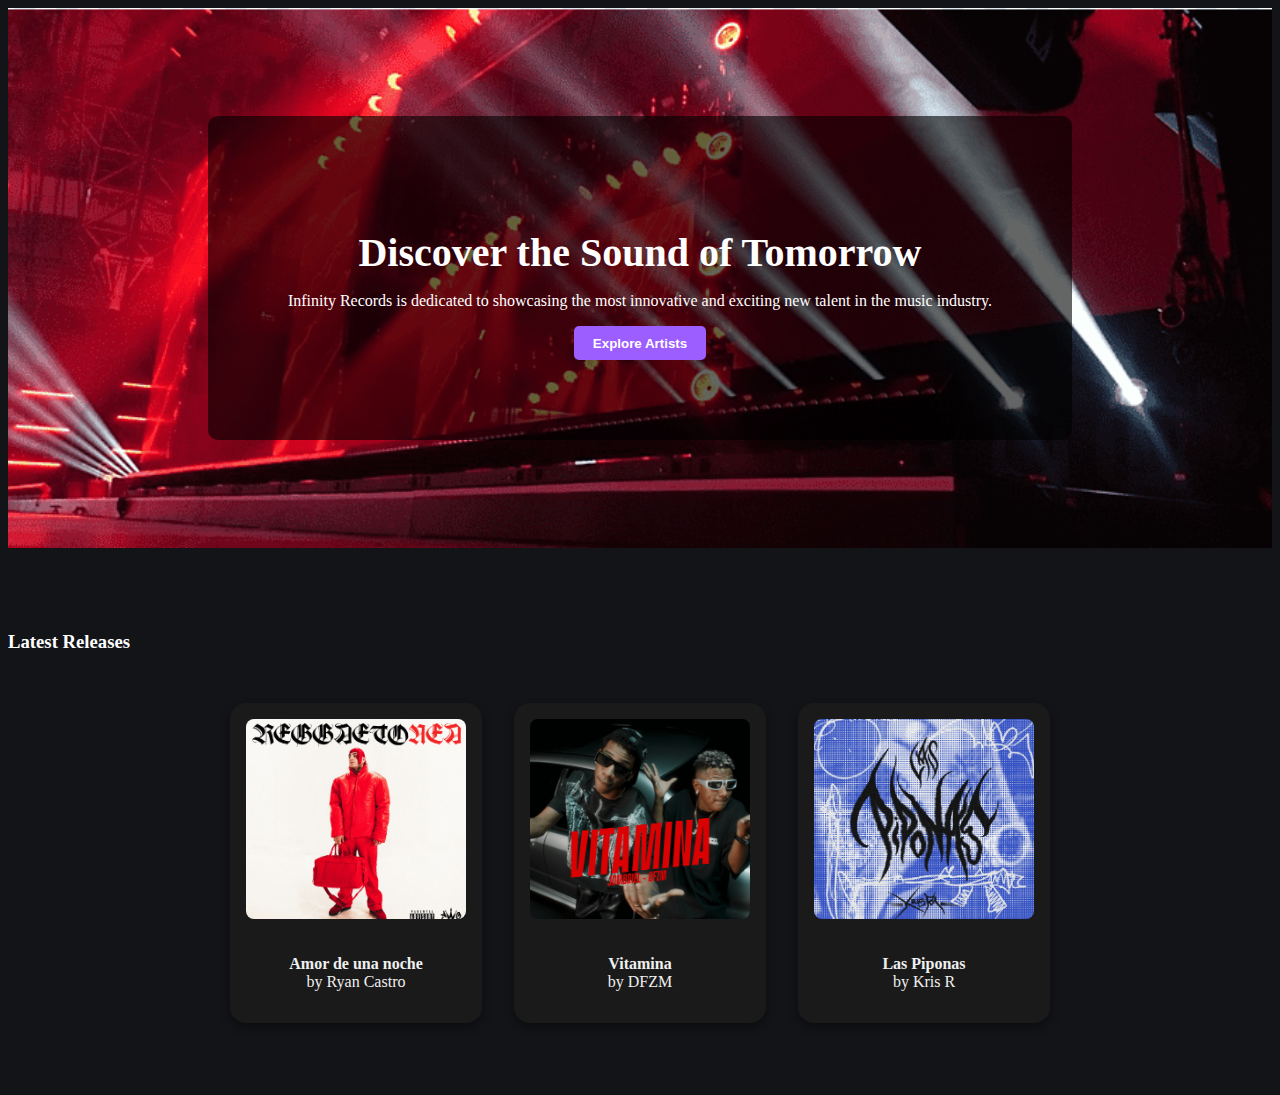
<file: index.html>
<!DOCTYPE html>
<html lang="en">
<head>
  <meta charset="UTF-8" />
  <meta name="viewport" content="width=device-width, initial-scale=1.0"/>
  <title>Infinity Records</title>
  <link rel="stylesheet" href="./css/style.css">
</head>
<body>
<div class="main-wrapper">
    <section class="main">
        <div class="main-interior">
            <h2>Discover the Sound of Tomorrow</h2>
            <p>Infinity Records is dedicated to showcasing the most innovative and exciting new talent in the music
                industry.</p>
            <button>Explore Artists</button>
        </div>
    </section>

    <main class="container">
        <section class="latest-releases">
            <h3>Latest Releases</h3>
            <div class="cards">
                <div class="card">
                    <img src="./img/4a12f62e205ea510518f4f1ce53ad4f4.1000x1000x1.png" alt="Echoes of the Void" />
                    <p><strong>Amor de una noche</strong><br>by Ryan Castro</p>
                </div>
                <div class="card">
                    <img src="./img/04c439a6af435dca3d54628eef5f298a.1000x1000x1.png" alt="Electric Dreams" />
                    <p><strong>Vitamina</strong><br>by DFZM</p>
                </div>
                <div class="card">
                    <img src="./img/7e904f65a930a7d45c4466d897f031a9.961x1000x1.png" alt="Silent Symphony" />
                    <p><strong>Las Piponas</strong><br>by Kris R</p>
                </div>
            </div>
        </section>
</div>
</body>
</html>
</file>
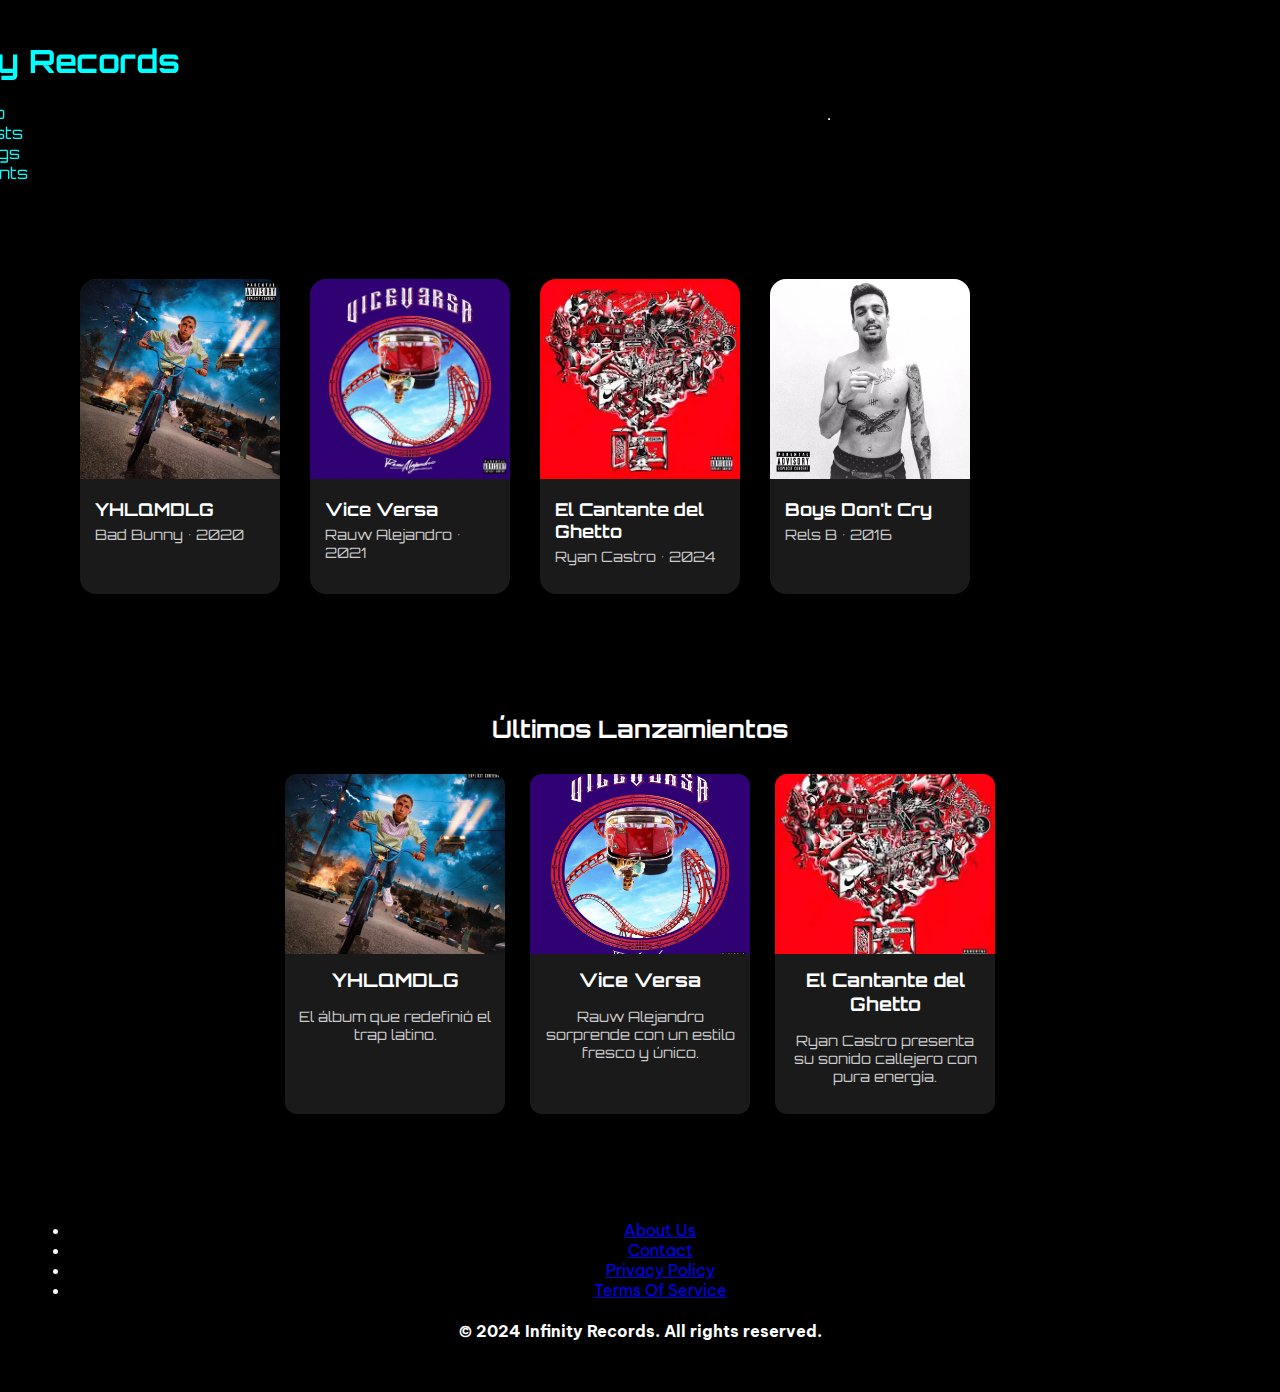
<file: albums.html>
<!DOCTYPE html>
<html lang="es">

<head>
    <meta charset="UTF-8" />
    <meta name="viewport" content="width=device-width, initial-scale=1.0" />
    <title>Álbumes - Infinity Records</title>
    <link href="https://fonts.googleapis.com/css2?family=Be+Vietnam+Pro:wght@400;600;700&display=swap" rel="stylesheet">
    <link rel="stylesheet" href="HOME/css-home/style.css">
</head>

<body>
    <header>
        <div class="navbar-main">
            <nav class="navbar">
                <div class="logo">
                    <h1>Infinity Records</h1>
                </div>

                <div class="nav-links-container">
                    <ul class="nav-links">
                        <li><a href="#">Inicio</a></li>
                        <li><a href="#">Artists</a></li>
                        <li><a href="#">Songs</a></li>
                        <li><a href="#">Events</a></li>
                    </ul>
                </div>
                <div class="hamburger">
                    <i class="fa-solid fa-bars"></i>
                </div>
                <div class="nav-rigth">
                    <a href="#"><i class="fa-solid fa-magnifying-glass"></i></a>
                    <a href="#"><i class="fa-regular fa-user"></i></a>
                </div>
            </nav>
        </div>
        <hr>
    </header>

    <main>
        <section class="albums-container">
            <div class="album-card">
                <img src="./img/yhlqmdlg.webp" alt="YHLQMDLG">
                <div class="info">
                    <h3>YHLQMDLG</h3>
                    <p>Bad Bunny • 2020</p>
                </div>
            </div>

            <div class="album-card">
                <img src="./img/rauw-vice-versa.webp" alt="Vice Versa">
                <div class="info">
                    <h3>Vice Versa</h3>
                    <p>Rauw Alejandro • 2021</p>
                </div>
            </div>

            <div class="album-card">
                <img src="./img/el cantante del ghetto.webp" alt="El Cantante del Ghetto">
                <div class="info">
                    <h3>El Cantante del Ghetto</h3>
                    <p>Ryan Castro • 2024</p>
                </div>
            </div>

            <div class="album-card">
                <img src="./img/Boys dont cry.webp" alt="Boys Don't Cry">
                <div class="info">
                    <h3>Boys Don't Cry</h3>
                    <p>Rels B • 2016</p>
                </div>
            </div>

            <div class="album-card">
                <img src="./img/Desde el fin del mundo.webp" alt="Desde el fin del mundo">
                <div class="info">
                    <h3>Desde el fin del mundo</h3>
                    <p>Duki • 2021</p>
                </div>
            </div>
        </section>

        <section class="news-section">
            <h2>Últimos Lanzamientos</h2>
            <div class="news-cards">
                <div class="news-card">
                    <img src="./img/yhlqmdlg.webp" alt="YHLQMDLG">
                    <h3>YHLQMDLG</h3>
                    <p>El álbum que redefinió el trap latino.</p>
                </div>
                <div class="news-card">
                    <img src="./img/rauw-vice-versa.webp" alt="Vice Versa">
                    <h3>Vice Versa</h3>
                    <p>Rauw Alejandro sorprende con un estilo fresco y único.</p>
                </div>
                <div class="news-card">
                    <img src="./img/el cantante del ghetto.webp" alt="El Cantante del Ghetto">
                    <h3>El Cantante del Ghetto</h3>
                    <p>Ryan Castro presenta su sonido callejero con pura energía.</p>
                </div>
            </div>
        </section>
    </main>

    <footer>
        <div class="footer-caja">
            <div class="info-footer">
                <ul class="infoG">
                    <li class="footer-li">
                        <a href="#">About Us</a>
                    </li>
                    <li class="footer-li">
                        <a href="#">Contact</a>
                    </li>
                    <li class="footer-li">
                        <a href="#">Privacy Policy</a>
                    </li>
                    <li class="footer-li">
                        <a href="#">Terms Of Service</a>
                    </li>
                </ul>
            </div>
            <div class="foooter-caja2">
                <div class="icons">
                    <i class="fa-brands fa-square-x-twitter"></i>
                    <i class="fa-brands fa-square-instagram"></i>
                    <i class="fa-brands fa-facebook"></i>
                    <i class="fa-brands fa-square-whatsapp"></i>
                    <!-- <img src="../Home/img/x.png" alt="X" class="img-red1">
                <img src="../Home/img/insta.png" alt="instagram" class="img-red2">
                <img src="../Home/img/face.png" alt="facebook" class="img-red3">
                <img src="../Home/img/whatsap.png" alt="whatsapp" class="img-red4"> -->
                </div>
            </div>
            <div class="foooter-caja3">
                <h4 class="textEnd">
                    © 2024 Infinity Records. All rights reserved.
                </h4>
            </div>
        </div>
    </footer>

    <script src="./js/script2.js"></script>
</body>

</html>
</file>
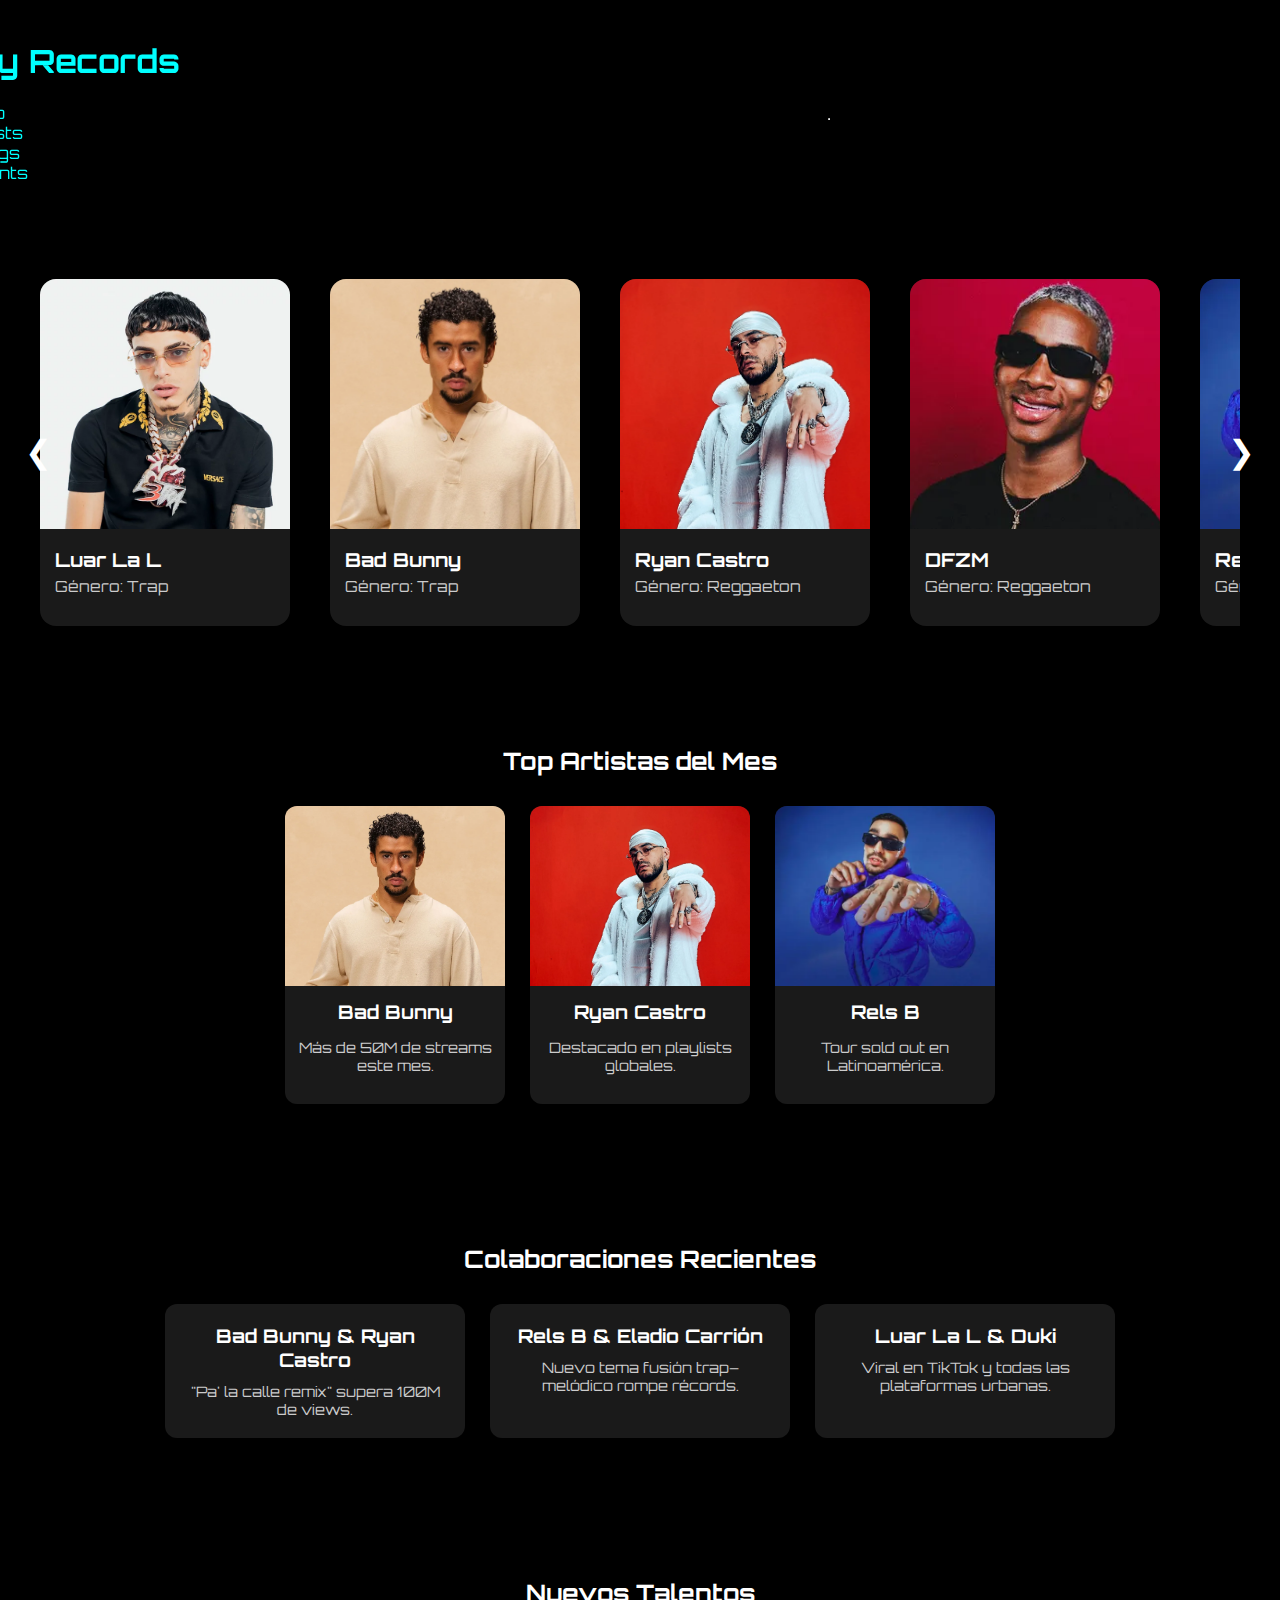
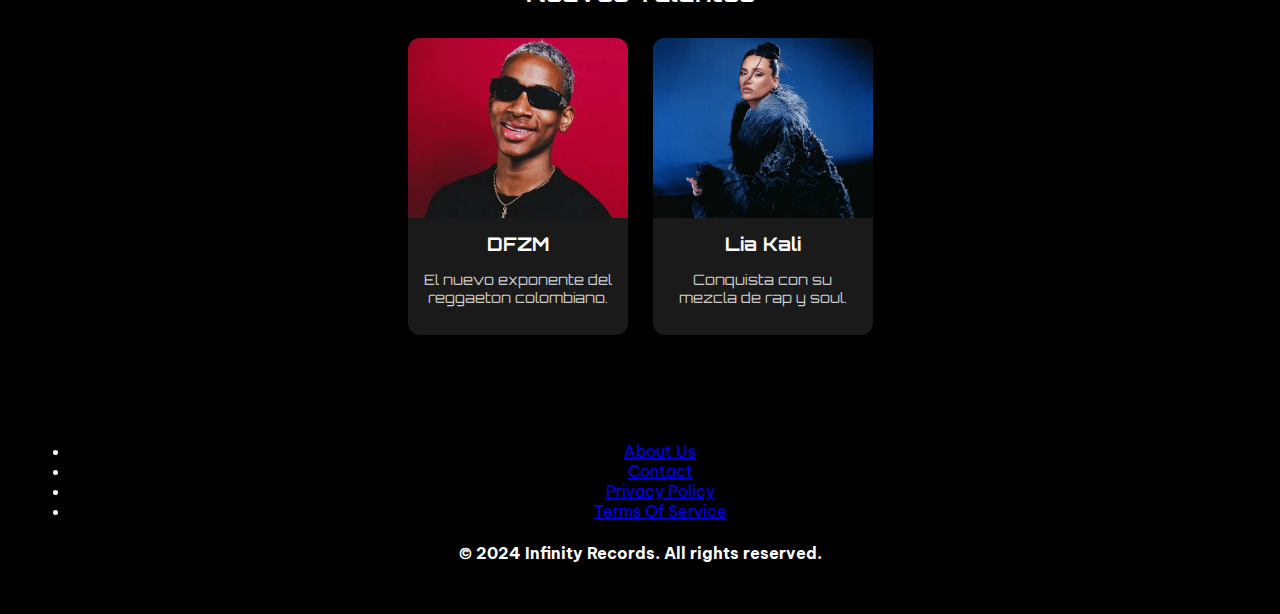
<file: artists.html>
<!DOCTYPE html>
<html lang="es">
<head>
    <meta charset="UTF-8" />
    <meta name="viewport" content="width=device-width, initial-scale=1.0" />
    <title>Artistas - Infinity Records</title>
    <link href="https://fonts.googleapis.com/css2?family=Be+Vietnam+Pro:wght@400;600;700&display=swap" rel="stylesheet">
    <link rel="stylesheet" href="HOME/css-home/style.css">
</head>
<body>
    <header>
        <div class="navbar-main">
            <nav class="navbar">
                <div class="logo">
                    <h1>Infinity Records</h1>
                </div>
                <div class="nav-links-container">
                    <ul class="nav-links">
                        <li><a href="#">Inicio</a></li>
                        <li><a href="#">Artists</a></li>
                        <li><a href="#">Songs</a></li>
                        <li><a href="#">Events</a></li>
                    </ul>
                </div>
                <div class="hamburger">
                    <i class="fa-solid fa-bars"></i>
                </div>
                <div class="nav-rigth">
                    <a href="#"><i class="fa-solid fa-magnifying-glass"></i></a>
                    <a href="#"><i class="fa-regular fa-user"></i></a>
                </div>
            </nav>
        </div>
        <hr>
    </header>
    <main>
        <div class="carrusel-wrapper">
            <button id="prev">&#10094;</button>
            <div class="carrusel-container" id="carrusel">
                <div class="artista-card">
                    <img src="./img/1cd8c23a435c559a2993c6581229f4a7.webp" alt="Luar La L">
                    <div class="info">
                        <h3>Luar La L</h3>
                        <p>Género: Trap</p>
                    </div>
                </div>
                <div class="artista-card">
                    <img src="./img/677bf7223d0ff0afcccc7c30_bad_bunny.webp" alt="Bad Bunny">
                    <div class="info">
                        <h3>Bad Bunny</h3>
                        <p>Género: Trap</p>
                    </div>
                </div>
                <div class="artista-card">
                    <img src="./img/RYAN_CASTRO_BOGOTA-jpg.webp" alt="Ryan Castro">
                    <div class="info">
                        <h3>Ryan Castro</h3>
                        <p>Género: Reggaeton</p>
                    </div>
                </div>
                <div class="artista-card">
                    <img src="./img/El-rapero-promesa-DFZM-es-firmado-por-la-compania-de-Keityn-y-Juanvar-La-Creme.webp"
                        alt="DFZM">
                    <div class="info">
                        <h3>DFZM</h3>
                        <p>Género: Reggaeton</p>
                    </div>
                </div>
                <div class="artista-card">
                    <img src="./img/rels-b.webp" alt="Rels B">
                    <div class="info">
                        <h3>Rels B</h3>
                        <p>Género: Rap</p>
                    </div>
                </div>
                <div class="artista-card">
                    <img src="./img/Eladio-Carrion-cr-Gabriel-Perez-Silva-billboard-1548.webp" alt="Eladio Carrion">
                    <div class="info">
                        <h3>Eladio Carrion</h3>
                        <p>Género: Trap</p>
                    </div>
                </div>
                <div class="artista-card">
                    <img src="./img/Lia_4.webp" alt="Lia Kali">
                    <div class="info">
                        <h3>Lia Kali</h3>
                        <p>Género: Rap</p>
                    </div>
                </div>
                <div class="artista-card">
                    <img src="./img/multimedia.miniatura.bb16bf54fe6de69a.MDQyNzA1MjAwMTcyOTI3NjM4M19taW5pYXR1cmEud2VicA==.webp"
                        alt="Duki">
                    <div class="info">
                        <h3>Duki</h3>
                        <p>Género: Trap</p>
                    </div>
                </div>
                <div class="artista-card">
                    <img src="./img/rauw.webp"
                        alt="Duki">
                    <div class="info">
                        <h3>Rauw Alejandro</h3>
                        <p>Género: Reggaeton</p>
                    </div>
                </div>
            </div>
            <button id="next">&#10095;</button>
        </div>
        <section class="top-artistas-section">
            <h2>Top Artistas del Mes</h2>
            <div class="top-artistas-cards">
                <div class="top-artista-card">
                    <img src="./img/677bf7223d0ff0afcccc7c30_bad_bunny.webp" alt="Bad Bunny">
                    <h3>Bad Bunny</h3>
                    <p>Más de 50M de streams este mes.</p>
                </div>
                <div class="top-artista-card">
                    <img src="./img/RYAN_CASTRO_BOGOTA-jpg.webp" alt="Ryan Castro">
                    <h3>Ryan Castro</h3>
                    <p>Destacado en playlists globales.</p>
                </div>
                <div class="top-artista-card">
                    <img src="./img/rels-b.webp" alt="Rels B">
                    <h3>Rels B</h3>
                    <p>Tour sold out en Latinoamérica.</p>
                </div>
            </div>
        </section>
        <section class="collabs-section">
            <h2>Colaboraciones Recientes</h2>
            <div class="collabs-cards">
                <div class="collab-card">
                    <h3>Bad Bunny & Ryan Castro</h3>
                    <p>"Pa' la calle remix" supera 100M de views.</p>
                </div>
                <div class="collab-card">
                    <h3>Rels B & Eladio Carrión</h3>
                    <p>Nuevo tema fusión trap–melódico rompe récords.</p>
                </div>
                <div class="collab-card">
                    <h3>Luar La L & Duki</h3>
                    <p>Viral en TikTok y todas las plataformas urbanas.</p>
                </div>
            </div>
        </section>
        <section class="nuevos-talentos-section">
            <h2>Nuevos Talentos</h2>
            <div class="nuevos-talentos-cards">
                <div class="talento-card">
                    <img src="./img/El-rapero-promesa-DFZM-es-firmado-por-la-compania-de-Keityn-y-Juanvar-La-Creme.webp" alt="DFZM">
                    <h3>DFZM</h3>
                    <p>El nuevo exponente del reggaeton colombiano.</p>
                </div>
                <div class="talento-card">
                    <img src="./img/Lia_4.webp" alt="Lia Kali">
                    <h3>Lia Kali</h3>
                    <p>Conquista con su mezcla de rap y soul.</p>
                </div>
            </div>
        </section>
    </main>
    <footer>
        <div class="footer-caja">
            <div class="info-footer">
                <ul class="infoG">
                    <li class="footer-li">
                        <a href="#">About Us</a>
                    </li>
                    <li class="footer-li">
                        <a href="#">Contact</a>
                    </li>
                    <li class="footer-li">
                        <a href="#">Privacy Policy</a>
                    </li>
                    <li class="footer-li">
                        <a href="#">Terms Of Service</a>
                    </li>
                </ul>
            </div>
            <div class="foooter-caja2">
                <div class="icons">
                    <i class="fa-brands fa-square-x-twitter"></i>
                    <i class="fa-brands fa-square-instagram"></i>
                    <i class="fa-brands fa-facebook"></i>
                    <i class="fa-brands fa-square-whatsapp"></i>
                    <!-- <img src="../Home/img/x.png" alt="X" class="img-red1">
                <img src="../Home/img/insta.png" alt="instagram" class="img-red2">
                <img src="../Home/img/face.png" alt="facebook" class="img-red3">
                <img src="../Home/img/whatsap.png" alt="whatsapp" class="img-red4"> -->
                </div>
            </div>
            <div class="foooter-caja3">
                <h4 class="textEnd">
                    © 2024 Infinity Records. All rights reserved.
                </h4>
            </div>
        </div>
    </footer>

    <script src="./js/script.js"></script>
</body>

</html>
</file>
<file: css/style.css>
@import url('https://fonts.googleapis.com/css2?family=Be+Vietnam+Pro:ital,wght@0,100;0,200;0,300;0,400;0,500;0,600;0,700;0,800;0,900;1,100;1,200;1,300;1,400;1,500;1,600;1,700;1,800;1,900&family=Cinzel:wght@400..900&display=swap');


:root {
    /** Colors */
    --Cinnabar: #fefefe;
    --Old-Gold: #7e5af0;
    --Rich-Black:#131418;
    --fuente-principal: 'Be Vietnam Pro', Bitter;
}
body{
    background-color: var(--Rich-Black);
    
}

/* a{
  color: var(--Cinnabar);
} */
.navbar-main {
    height: 6rem;
    background-size: cover;
    display: flex;
}


.navbar {
    display: flex;
    width: 100%;
}

.logo {
    display: flex;
    color: #7e5af0;
    font-size: 9px;
    align-items:center;
    width: 10%;
    padding: 0 4rem;
    font-family: var(--fuente-principal);
}
.nav-links-container {
    display: flex;
    width: 80%;
    justify-content: center;
    
}
.hamburger {
  display: none;
  font-size: 28px;
  cursor: pointer;
}
.nav-rigth{
    width: 10%;
}
.nav-links {
    display: flex;
    align-items: center;
    list-style: none;
    width: 76%;
    font-family: var(--fuente-principal);
    justify-content: end;
    gap: 4rem;
}

.nav-links a {
    text-decoration: none;
    color: #fefefe
}

.icons-navbar {
    display: flex;
    width: 15%;
    justify-content: center;
}

.main {
  background: url('./../img/png-transparent-concert-stage-music-festival-magic-others-photography-performance-stage.png') center/cover no-repeat;
  height: 60vh;
  display: flex;
  align-items: center;
  justify-content: center;
  color: white;
}

.latest-releases {
    padding: 2rem 0;
}

.latest-releases h3 {
  padding: 2rem 0;
}
.main-interior {
  text-align: center;
  background: rgba(0, 0, 0, 0.6);
  padding: 5rem;
  border-radius: 10px;
  gap: 1.5rem;
}

.main-interior h2 {
  font-size: 2.5rem;
  margin-bottom: 1rem;
}

.main-interior button {
  padding: 0.6rem 1.2rem;
  border: none;
  background-color: #9c5eff;
  color: white;
  font-weight: bold;
  border-radius: 5px;
  cursor: pointer;
}

.container {
  color: white;
}

.cards {
  display: flex;
  gap: 2rem;
  flex-wrap: wrap;
  justify-content: space-evenly;
}

.card {
  background-color: #1a1a2e;
  padding: 1rem;
  border-radius: 12px;
  text-align: center;
  width: 220px;
  transition: transform 0.2s ease;
}

.card:hover {
  transform: scale(1.05);
}

.card img {
  width: 100%;
  height: 200px;
  object-fit: contain;
  border-radius: 8px;
  margin-bottom: 1rem;
}
/* .main-wrapper {
  padding: 3rem 1rem;
  margin: 2rem auto;
  width: 90%;
  max-width: 1300px;
  background-color: #131418; 
  color: #fefefe;
} */

.footer-caja {
    justify-content: center;
    display: flex;
    flex-direction: column;
    align-items: center;
}

ul.infoG {
    display: flex;
    list-style: none;
    justify-content: center;
    align-items: center;
    gap: 7rem;
}

li.footer-li a {
    text-decoration: none;
    color: #7e5af0;
}

.foooter-caja2 {
    color: #9CABBA;
}

.foooter-caja3{
    color: #9CABBA;
}

@media ( max-width: 768px) {
    .nav-links {
      flex-direction: column;
      gap: 0.5rem;
      align-items: flex-end;
      display: none;
    }
    .nav-links {
    display: none;
  }

  .hamburger {
    display: block;
  }
}



/* events*/

.events h3 {
    font-size: 2rem;
    margin-bottom: 1rem;
    font-family: 'Be Vietnam Pro', serif;
    color: #fff;
}

.cards {
    display: flex;
    flex-wrap: wrap;
    gap: 2rem;
    justify-content: center;
    margin-bottom: 2rem;
}

.card {
    background-color: #1a1a1a;
    color: #f0f0f0;
    padding: 1rem;
    border-radius: 1rem;
    max-width: 250px;
    text-align: center;
    box-shadow: 0 4px 10px rgba(0, 0, 0, 0.4);
    transition: transform 0.3s ease;
}

.card img {
    width: 100%;
    border-radius: 0.5rem;
    object-fit: cover;
}

.card:hover {
    transform: scale(1.05);
}

.event-date {
    color: #aaa;
    font-size: 0.9rem;
}
</file>
<file: HOME/css-home/style.css>
/*  Importar fuentes */
@import url('https://fonts.googleapis.com/css2?family=Orbitron:wght@400;700&display=swap');
@import url('https://fonts.googleapis.com/css2?family=Be+Vietnam+Pro:wght@400;700;900&display=swap');

/* Variables globales */
:root {
  /* 🎨 Colores */
  --color-primary: #0ff;  /* Cian neon */
  --color-accent: #0f0;   /* Verde neon */
  --color-bg: #000;       /* Fondo negro */
  --color-bg-section: #111; /* Fondo secciones */
  --color-text: #fff;     /* Texto blanco */
  --color-btn-hover: #0f0;

  /* Fuentes */
  --font-primary: 'Orbitron', sans-serif;
  --font-secondary: 'Be Vietnam Pro', sans-serif;
}


body {
  margin: 0;
  background: var(--color-bg);
  color: var(--color-text);
  font-family: var(--font-primary);
  overflow-x: hidden;
}

header {
  display: flex;
  justify-content: space-between;
  align-items: center;
  padding: 20px 50px;
  position: sticky;
  top: 0;
  width: 100%;
  z-index: 1000;
  background: rgba(0, 0, 0, 0.6);
  backdrop-filter: blur(5px);
}

header h1 {
  font-weight: 700;
  color: var(--color-primary);
}

nav {
  position: relative;
  left: -147px;
}

header nav a {
  margin-left: 20px;
  color: var(--color-primary);
  text-decoration: none;
  transition: 0.3s;
}

header nav a:hover {
  color: var(--color-accent);
}

/*HERO*/
.hero {
  position: relative;
  height: 100vh;
  overflow: hidden;
}

#bg-video {
  position: absolute;
  top: 0; left: 0;
  width: 100%;
  height: 100%;
  object-fit: cover;
  z-index: -1;
  filter: brightness(0.4);
}

.hero-content {
  display: flex;
  flex-direction: column;
  justify-content: center;
  align-items: center;
  height: 100%;
  text-align: center;
}

.hero h2 {
  font-size: 60px;
  background: linear-gradient(90deg, var(--color-primary), var(--color-accent));
  background-clip: text;
  -webkit-background-clip: text;
  -webkit-text-fill-color: transparent;
}

.hero p {
  font-size: 22px;
  margin-top: 10px;
  font-family: var(--font-secondary);
}

.hero button {
  margin-top: 30px;
  background: var(--color-primary);
  border: none;
  padding: 15px 40px;
  font-size: 20px;
  cursor: pointer;
  border-radius: 50px;
  transition: 0.3s;
}

.hero button:hover {
  background: var(--color-btn-hover);
}

/* Secciones Generales*/
section {
  padding: 100px 50px;
}

.featured-artists,
.upcoming-events {
  background: var(--color-bg-section);
  margin-top: -5px;
}

.featured-artists h3,
.upcoming-events h3 {
  font-size: 36px;
  text-align: center;
  margin-bottom: 40px;
  font-family: var(--font-secondary);
}

/* Carrusel*/
.carousel-container {
  position: relative;
  overflow: hidden;
  width: 100%;
  max-width: 1200px;
  margin: 0 auto;
}

.carousel-track {
  display: flex;
  gap: 30px;
  transition: transform 0.5s ease;
}

.carousel-btn {
  position: absolute;
  top: 50%;
  transform: translateY(-50%);
  background: rgba(0, 255, 255, 0.5);
  border: none;
  font-size: 30px;
  cursor: pointer;
  color: var(--color-text);
  padding: 10px;
  border-radius: 50%;
  transition: background 0.3s;
  z-index: 10;
}

.carousel-btn:hover {
  background: rgba(0, 255, 0, 0.7);
}

.carousel-btn.prev {
  left: 10px;
}

.carousel-btn.next {
  right: 10px;
}

/*Cards Artistas*/
.card {
  background: rgba(255, 255, 255, 0.05);
  backdrop-filter: blur(10px);
  padding: 20px;
  border-radius: 15px;
  text-align: center;
  transition: transform 0.4s, box-shadow 0.4s;
  min-width: 250px;
  margin: 44px 16px;
}

.card img {
  width: 150px;
  height: 150px;
  border-radius: 50%;
  object-fit: cover;
}

.card:hover {
  transform: translateY(-15px);
  box-shadow: 0 0 30px var(--color-primary);
}

/* Eventos*/

.events-list {
  display: flex;
  justify-content: center;
  gap: 30px;
  flex-wrap: wrap;
}

.event-card {
  background: rgba(255, 255, 255, 0.05);
  backdrop-filter: blur(8px);
  padding: 20px 40px;
  border-radius: 15px;
  transition: transform 0.4s, box-shadow 0.4s;
}

.event-card:hover {
  transform: translateY(-10px);
  box-shadow: 0 0 20px var(--color-accent);
}

/*Footer*/

footer {
  text-align: center;
  padding: 30px;
  background: var(--color-bg);
  font-family: var(--font-secondary);
}

/* Artists Section */

.carrusel-wrapper {
  position: relative;
  overflow: hidden;
  padding: 40px;
}

.carrusel-container {
  display: flex;
  gap: 20px;
  overflow-x: scroll;
}

.artista-card {
  flex: 0 0 250px;
  margin-right: 20px;
  background: #1a1a1a;
  border-radius: 16px;
  overflow: hidden;
  box-shadow: 0 8px 16px rgba(0,0,0,0.5);
  transition: transform 0.3s ease;
}

.artista-card:hover {
  transform: scale(1.05);
}

.artista-card img {
  width: 100%;
  height: 250px;
  object-fit: cover;
}

.artista-card .info {
  padding: 15px;
}

.artista-card .info h3 {
  margin: 0;
  font-size: 1.2rem;
  color: var(--Old-Gold);
}

.artista-card .info p {
  margin-top: 5px;
  font-size: 0.95rem;
  color: #ccc;
}

button#prev,
button#next {
  background: var(--Old-Gold);
  border: none;
  color: white;
  font-size: 2rem;
  padding: 10px 15px;
  border-radius: 50%;
  cursor: pointer;
  transition: background 0.3s ease;
  position: absolute;
  top: 50%;
  transform: translateY(-50%);
  z-index: 2;
}

button#prev:hover,
button#next:hover {
  background: var(--Old-Gold)
}

button#prev {
  left: 10px;
}

button#next {
  right: 10px;
}

/* Top artistas */
.top-artistas-section {
  padding: 60px 20px;
  text-align: center;
}

.top-artistas-section h2 {
  margin-bottom: 30px;
  color: var(--Old-Gold);
}

.top-artistas-cards {
  display: flex;
  flex-wrap: wrap;
  justify-content: center;
  gap: 25px;
}

.top-artista-card {
  width: 220px;
  background: #1a1a1a;
  border-radius: 12px;
  overflow: hidden;
  box-shadow: 0 8px 16px rgba(0,0,0,0.5);
  transition: transform 0.3s ease;
}

.top-artista-card:hover {
  transform: scale(1.05);
}

.top-artista-card img {
  width: 100%;
  height: 180px;
  object-fit: cover;
}

.top-artista-card h3 {
  margin: 10px 0 5px;
  color: var(--Old-Gold);
}

.top-artista-card p {
  padding: 0 10px 15px;
  color: #ccc;
  font-size: 0.9rem;
}

/* Colaboraciones */
.collabs-section {
  padding: 60px 20px;
  text-align: center;
}

.collabs-section h2 {
  margin-bottom: 30px;
  color: var(--Old-Gold);
}

.collabs-cards {
  display: flex;
  flex-wrap: wrap;
  justify-content: center;
  gap: 25px;
}

.collab-card {
  width: 260px;
  background: #1a1a1a;
  border-radius: 12px;
  padding: 20px;
  box-shadow: 0 8px 16px rgba(0,0,0,0.5);
  transition: transform 0.3s ease;
}

.collab-card:hover {
  transform: scale(1.05);
}

.collab-card h3 {
  margin: 0 0 10px;
  color: var(--Old-Gold);
}

.collab-card p {
  margin: 0;
  color: #ccc;
  font-size: 0.9rem;
}

/* Nuevos talentos */
.nuevos-talentos-section {
  padding: 60px 20px;
  text-align: center;
}

.nuevos-talentos-section h2 {
  margin-bottom: 30px;
  color: var(--Old-Gold);
}

.nuevos-talentos-cards {
  display: flex;
  flex-wrap: wrap;
  justify-content: center;
  gap: 25px;
}

.talento-card {
  width: 220px;
  background: #1a1a1a;
  border-radius: 12px;
  overflow: hidden;
  box-shadow: 0 8px 16px rgba(0,0,0,0.5);
  transition: transform 0.3s ease;
}

.talento-card:hover {
  transform: scale(1.05);
}

.talento-card img {
  width: 100%;
  height: 180px;
  object-fit: cover;
}

.talento-card h3 {
  margin: 10px 0 5px;
  color: var(--Old-Gold);
}

.talento-card p {
  padding: 0 10px 15px;
  color: #ccc;
  font-size: 0.9rem;
}

/* Albums Section  */

.albums-container {
  display: flex;
  flex-wrap: wrap;
  justify-content: center;
  gap: 30px;
  padding: 40px 20px;
}

.album-card {
  width: 200px;
  background: #1a1a1a;
  border-radius: 16px;
  overflow: hidden;
  box-shadow: 0 8px 20px rgba(0,0,0,0.5);
  opacity: 0;
  transform: translateY(30px);
  transition: opacity 0.8s ease, transform 0.8s ease;
}

.album-card img {
  width: 100%;
  height: 200px;
  object-fit: cover;
}

.album-card .info {
  padding: 15px;
}

.album-card .info h3 {
  margin: 0;
  font-size: 1.1rem;
  color: var(--Old-Gold);
}

.album-card .info p {
  margin-top: 5px;
  font-size: 0.9rem;
  color: #ccc;
}

/* Sección noticias */
.news-section {
  padding: 60px 20px;
  text-align: center;
}

.news-section h2 {
  margin-bottom: 30px;
  color: var(--Old-Gold);
}

.news-cards {
  display: flex;
  flex-wrap: wrap;
  justify-content: center;
  gap: 25px;
}

.news-card {
  width: 220px;
  background: #1a1a1a;
  border-radius: 12px;
  overflow: hidden;
  box-shadow: 0 8px 16px rgba(0,0,0,0.5);
  transition: transform 0.3s ease;
}

.news-card:hover {
  transform: scale(1.05);
}

.news-card img {
  width: 100%;
  height: 180px;
  object-fit: cover;
}

.news-card h3 {
  margin: 10px 0 5px;
  color: var(--Old-Gold);
}

.news-card p {
  padding: 0 10px 15px;
  color: #ccc;
  font-size: 0.9rem;
}

/* Media queries para tablets  */

@media (max-width: 1024px) {
  .albums-container,
  .news-cards,
  .top-artistas-cards,
  .collabs-cards,
  .nuevos-talentos-cards {
    justify-content: center;
    gap: 20px;
  }

  .album-card,
  .news-card,
  .top-artista-card,
  .collab-card,
  .talento-card {
    width: 180px;
  }

  .album-card img,
  .news-card img,
  .top-artista-card img,
  .talento-card img {
    height: 160px;
  }
}

/* Media Queries para móviles grandes */

@media (max-width: 768px) {
  .albums-container,
  .news-cards,
  .top-artistas-cards,
  .collabs-cards,
  .nuevos-talentos-cards {
    flex-direction: row;
    flex-wrap: wrap;
    justify-content: center;
    gap: 15px;
  }

  .album-card,
  .news-card,
  .top-artista-card,
  .collab-card,
  .talento-card {
    width: 150px;
  }

  .album-card img,
  .news-card img,
  .top-artista-card img,
  .talento-card img {
    height: 140px;
  }

  .about-section p,
  .valores-section p {
    padding: 0 10px;
  }
}

/* Media Queries para móviles pequeños  */

@media (max-width: 480px) {
  header h1 {
    font-size: 1.5rem;
  }

  .album-card,
  .news-card,
  .top-artista-card,
  .collab-card,
  .talento-card {
    width: 100%;
    max-width: 300px;
  }

  .album-card img,
  .news-card img,
  .top-artista-card img,
  .talento-card img {
    height: 180px;
  }

  .about-section,
  .valores-section,
  .news-section,
  .top-artistas-section,
  .collabs-section,
  .nuevos-talentos-section,
  .albums-container,
  .artists-container {
    padding: 40px 10px;
  }

  .eventos-cards {
    flex-direction: column;
    align-items: center;
  }

  .evento-card {
    width: 90%;
  }
}


/*PRUEBAAASSS*/
.slider {
  position: relative;
  left: -320px;
  margin-left: 50%;
  margin-top: 30px;
}

.slider ul {
  white-space: nowrap;
  overflow: visible;
  position: relative;
  left: 0;
  transition: left 1s;
  padding: 0;
  margin: 0;
}

.slider li {
  display: inline-block;
  margin: 20px;
  cursor: pointer;
  height: 422px;
  list-style: none;
}

.slider li img {
  border-radius: 20px; /* azul brillante */
  box-shadow: 0 0 20px 4px var(--color-primary); /* efecto de resplandor */
  display: block;
  height: 250px;
  opacity: 0.6;
  margin-top: 50px;
  transition: height 1s, opacity 0.5s, margin-top 1s, box-shadow 0.5s;
  border-radius: 10px;
}

.slider li:hover img {
  box-shadow: 0 0 25px 6px var(--color-primary) /* resplandor más intenso */
}

.slider li.active img {
  margin-top: 0;
  height: 350px;
  opacity: 1;
  box-shadow: 0 0 30px 8px var(--color-primary); /* más brillo al activo */
}



/*PRUEBAS CANCIONES*/ 
.canciones-carousel {
  position: relative;
  z-index: 1;
  height: 100vh;
  overflow: hidden;
  pointer-events: none;
}

.canciones-carousel-item {
  --items: 10;
  --width: clamp(150px, 30vw, 300px);
  --height: clamp(200px, 40vw, 400px);
  --x: calc(var(--active) * 800%);
  --y: calc(var(--active) * 200%);
  --rot: calc(var(--active) * 120deg);
  --opacity: calc(var(--zIndex) / var(--items) * 3 - 2);
  overflow: hidden;
  position: absolute;
  z-index: var(--zIndex);
  width: var(--width);
  height: var(--height);
  margin: calc(var(--height) * -0.5) 0 0 calc(var(--width) * -0.5);
  border-radius: 10px;
  top: 50%;
  left: 50%;
  user-select: none;
  transform-origin: 0% 100%;
  box-shadow: 0 10px 50px 10px rgba(0, 0, 0, 0.5);
  background: black;
  pointer-events: all;
  transform: translate(var(--x), var(--y)) rotate(var(--rot));
  opacity: var(--opacity);
  transition: transform 0.8s cubic-bezier(0, 0.02, 0, 1);
}

.canciones-carousel-item .carousel-box {
  position: absolute;
  z-index: 1;
  top: 0;
  left: 0;
  width: 100%;
  height: 100%;
  transition: opacity 0.8s cubic-bezier(0, 0.02, 0, 1);
  opacity: var(--opacity);
  font-family: 'Orelo-sw-db', serif;
}

.canciones-carousel-item .carousel-box::before {
  content: '';
  position: absolute;
  z-index: 1;
  top: 0;
  left: 0;
  width: 100%;
  height: 100%;
  background: linear-gradient(to bottom, rgba(0, 0, 0, 0.3), transparent 30%, transparent 50%, rgba(0, 0, 0, 0.5));
}

.canciones-carousel-item .title {
  position: absolute;
  z-index: 1;
  color: #fff;
  bottom: 20px;
  left: 20px;
  font-size: clamp(20px, 3vw, 30px);
  text-shadow: 0 4px 4px rgba(0, 0, 0, 0.1);
  transition: opacity 0.8s cubic-bezier(0, 0.02, 0, 1);
}

.canciones-carousel-item img {
  width: 100%;
  height: 100%;
  object-fit: cover;
  pointer-events: none;
}

.canciones-cursor,
.canciones-cursor2 {
  position: fixed;
  z-index: 10;
  top: 0;
  left: 0;
  border-radius: 50%;
  margin: -20px 0 0 -20px;
  pointer-events: none;
  display: none;
}

@media (pointer: fine) {
  .canciones-cursor {
    display: block;
    width: 40px;
    height: 40px;
    border: 1px solid rgba(255, 255, 255, 0.2);
    transition: transform 0.85s cubic-bezier(0, 0.02, 0, 1);
  }

  .canciones-cursor2 {
    width: 2px;
    height: 2px;
    transition-duration: 0.7s;
  }
}
</file>
